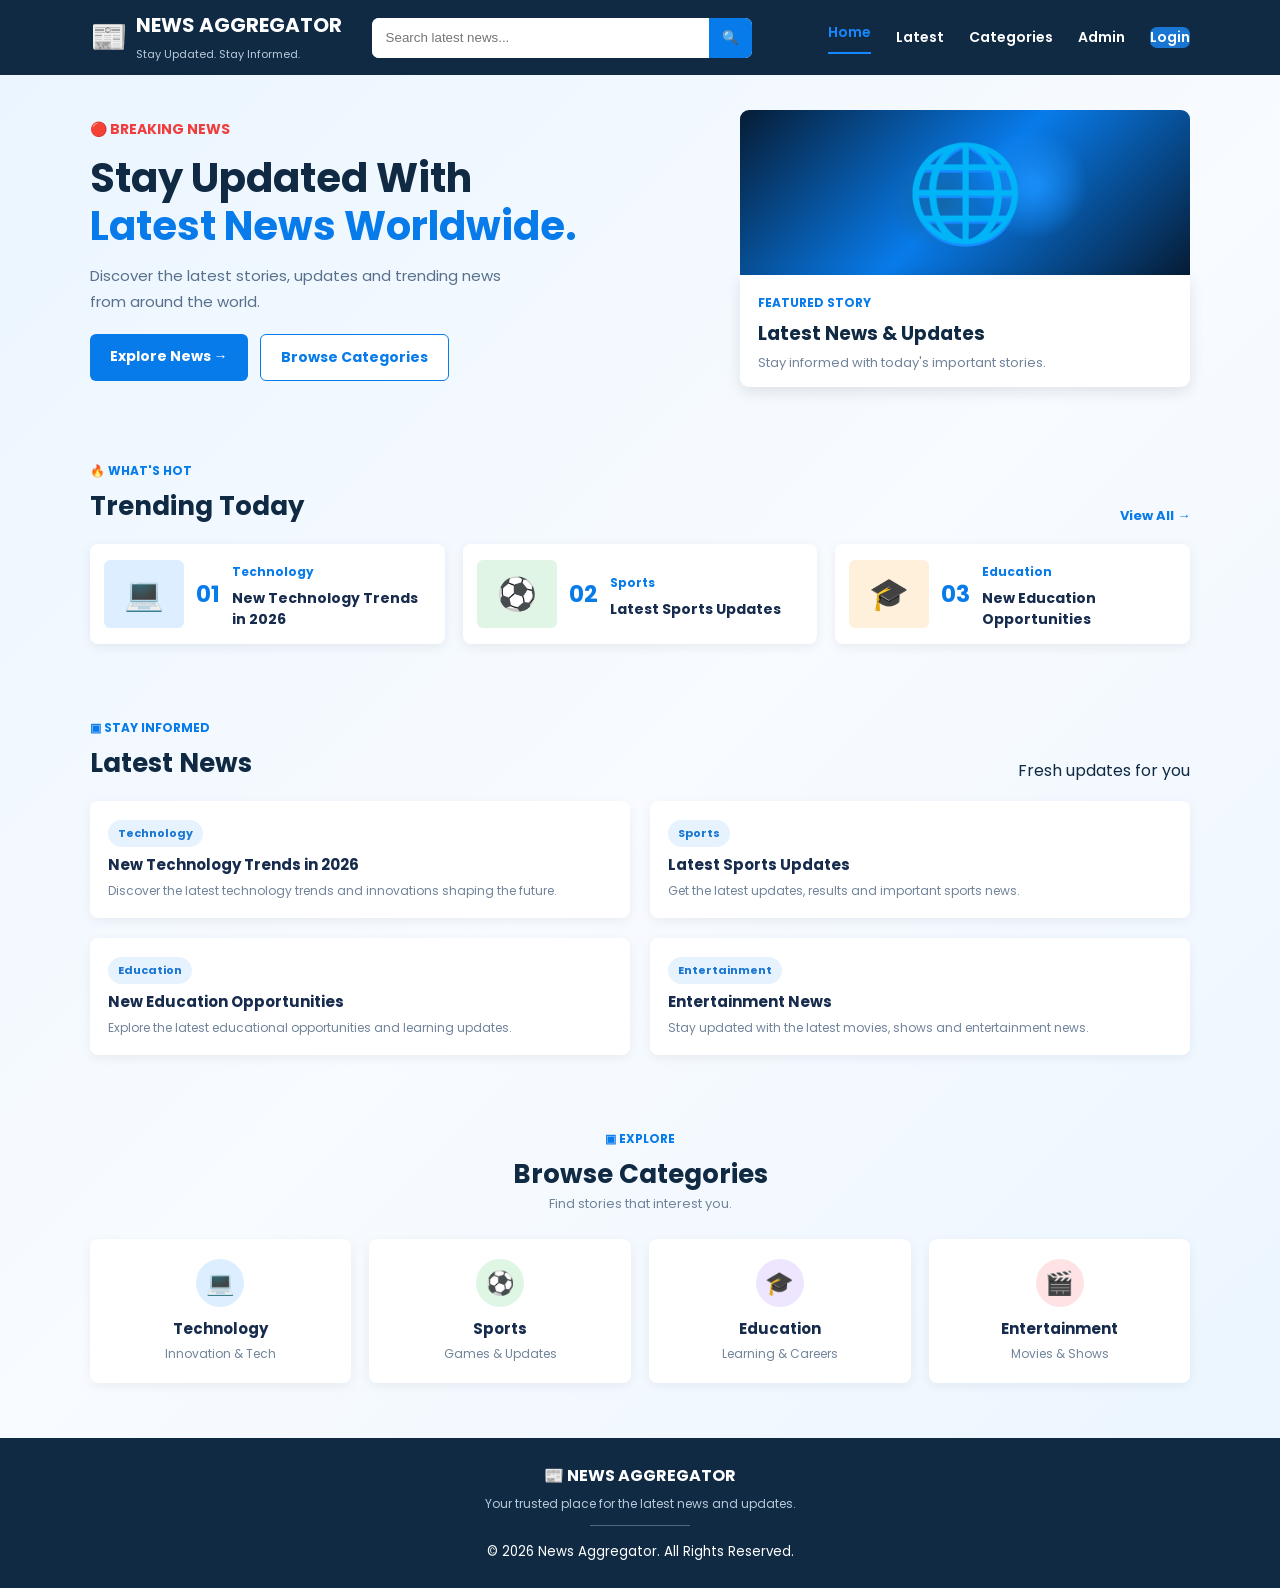
<file: index.html>
<!DOCTYPE html>
<html lang="en">
<head>
    <meta charset="UTF-8">
    <meta name="viewport" content="width=device-width, initial-scale=1.0">

    <title>News Aggregator</title>

    <link rel="stylesheet" href="style.css">

    <!-- Google Font -->
    <link rel="preconnect" href="https://fonts.googleapis.com">
    <link rel="preconnect" href="https://fonts.gstatic.com" crossorigin>
    <link href="https://fonts.googleapis.com/css2?family=Poppins:wght@400;500;600;700;800&display=swap" rel="stylesheet">
</head>

<body>

<!-- ================= HEADER ================= -->

<header class="modern-header">

    <div class="modern-logo">

        <span>📰</span>

        <div>
            <h2>NEWS AGGREGATOR</h2>
            <small>Stay Updated. Stay Informed.</small>
        </div>

    </div>


    <div class="search-box">

        <input
            type="text"
            id="searchInput"
            placeholder="Search latest news..."
            onkeyup="searchNews()"
        >

        <button>🔍</button>

    </div>


    <!-- NAVIGATION -->

    <nav>

        <a href="index.html" class="active">
            Home
        </a>

        <a href="#latest">
            Latest
        </a>

        <a href="#categories">
            Categories
        </a>

        <!-- ADMIN FIRST -->

        <a href="admin.html" class="admin-btn">
            Admin
        </a>

        <!-- LOGIN SECOND -->

        <a href="login.html" class="modern-login">
            Login
        </a>

    </nav>

</header>


<!-- ================= HERO ================= -->

<section class="modern-hero">

    <div class="hero-left">

        <span class="breaking">
            🔴 BREAKING NEWS
        </span>


        <h1>
            Stay Updated With
            <span>Latest News Worldwide.</span>
        </h1>


        <p>
            Discover the latest stories, updates and trending
            news from around the world.
        </p>


        <div class="hero-buttons">

            <a href="#latest" class="primary-btn">
                Explore News →
            </a>

            <a href="#categories" class="secondary-btn">
                Browse Categories
            </a>

        </div>

    </div>


    <div class="hero-right">

        <div class="featured-image">

            <div class="globe">
                🌐
            </div>

        </div>


        <div class="featured-info">

            <span>
                FEATURED STORY
            </span>

            <h3>
                Latest News & Updates
            </h3>

            <p>
                Stay informed with today's important stories.
            </p>

        </div>

    </div>

</section>


<!-- ================= TRENDING ================= -->

<section class="trending">

    <div class="section-top">

        <div>

            <span>
                🔥 WHAT'S HOT
            </span>

            <h2>
                Trending Today
            </h2>

        </div>


        <a href="#latest">
            View All →
        </a>

    </div>


    <div class="trend-grid">


        <!-- TREND 1 -->

        <div class="trend-card">

            <div class="trend-image tech-image">
                💻
            </div>

            <span>
                01
            </span>

            <div>

                <b>
                    Technology
                </b>

                <h3>
                    New Technology Trends in 2026
                </h3>

            </div>

        </div>


        <!-- TREND 2 -->

        <div class="trend-card">

            <div class="trend-image sports-image">
                ⚽
            </div>

            <span>
                02
            </span>

            <div>

                <b>
                    Sports
                </b>

                <h3>
                    Latest Sports Updates
                </h3>

            </div>

        </div>


        <!-- TREND 3 -->

        <div class="trend-card">

            <div class="trend-image education-image">
                🎓
            </div>

            <span>
                03
            </span>

            <div>

                <b>
                    Education
                </b>

                <h3>
                    New Education Opportunities
                </h3>

            </div>

        </div>

    </div>

</section>


<!-- ================= LATEST NEWS ================= -->

<section
    class="modern-latest"
    id="latest"
>

    <div class="section-top">

        <div>

            <span>
                ▣ STAY INFORMED
            </span>

            <h2>
                Latest News
            </h2>

        </div>


        <p>
            Fresh updates for you
        </p>

    </div>


    <!-- NEWS WILL BE DISPLAYED BY JAVASCRIPT -->

    <div
        id="newsContainer"
        class="modern-news-grid"
    >
    </div>

</section>


<!-- ================= CATEGORIES ================= -->

<section
    class="modern-categories"
    id="categories"
>

    <div class="section-center">

        <span>
            ▣ EXPLORE
        </span>

        <h2>
            Browse Categories
        </h2>

        <p>
            Find stories that interest you.
        </p>

    </div>


    <div class="modern-category-grid">


        <!-- TECHNOLOGY -->

        <a
            href="#latest"
            class="modern-category"
        >

            <div class="category-icon tech-icon">
                💻
            </div>

            <h3>
                Technology
            </h3>

            <p>
                Innovation & Tech
            </p>

        </a>


        <!-- SPORTS -->

        <a
            href="#latest"
            class="modern-category"
        >

            <div class="category-icon sports-icon">
                ⚽
            </div>

            <h3>
                Sports
            </h3>

            <p>
                Games & Updates
            </p>

        </a>


        <!-- EDUCATION -->

        <a
            href="#latest"
            class="modern-category"
        >

            <div class="category-icon education-icon">
                🎓
            </div>

            <h3>
                Education
            </h3>

            <p>
                Learning & Careers
            </p>

        </a>


        <!-- ENTERTAINMENT -->

        <a
            href="#latest"
            class="modern-category"
        >

            <div class="category-icon entertainment-icon">
                🎬
            </div>

            <h3>
                Entertainment
            </h3>

            <p>
                Movies & Shows
            </p>

        </a>

    </div>

</section>


<!-- ================= FOOTER ================= -->

<footer class="modern-footer">

    <div class="footer-logo">
        📰 NEWS AGGREGATOR
    </div>


    <p>
        Your trusted place for the latest news and updates.
    </p>


    <div class="footer-line"></div>


    <small>
        © 2026 News Aggregator. All Rights Reserved.
    </small>

</footer>


<!-- ================= JAVASCRIPT ================= -->

<script src="script.js"></script>

</body>
</html>
</file>
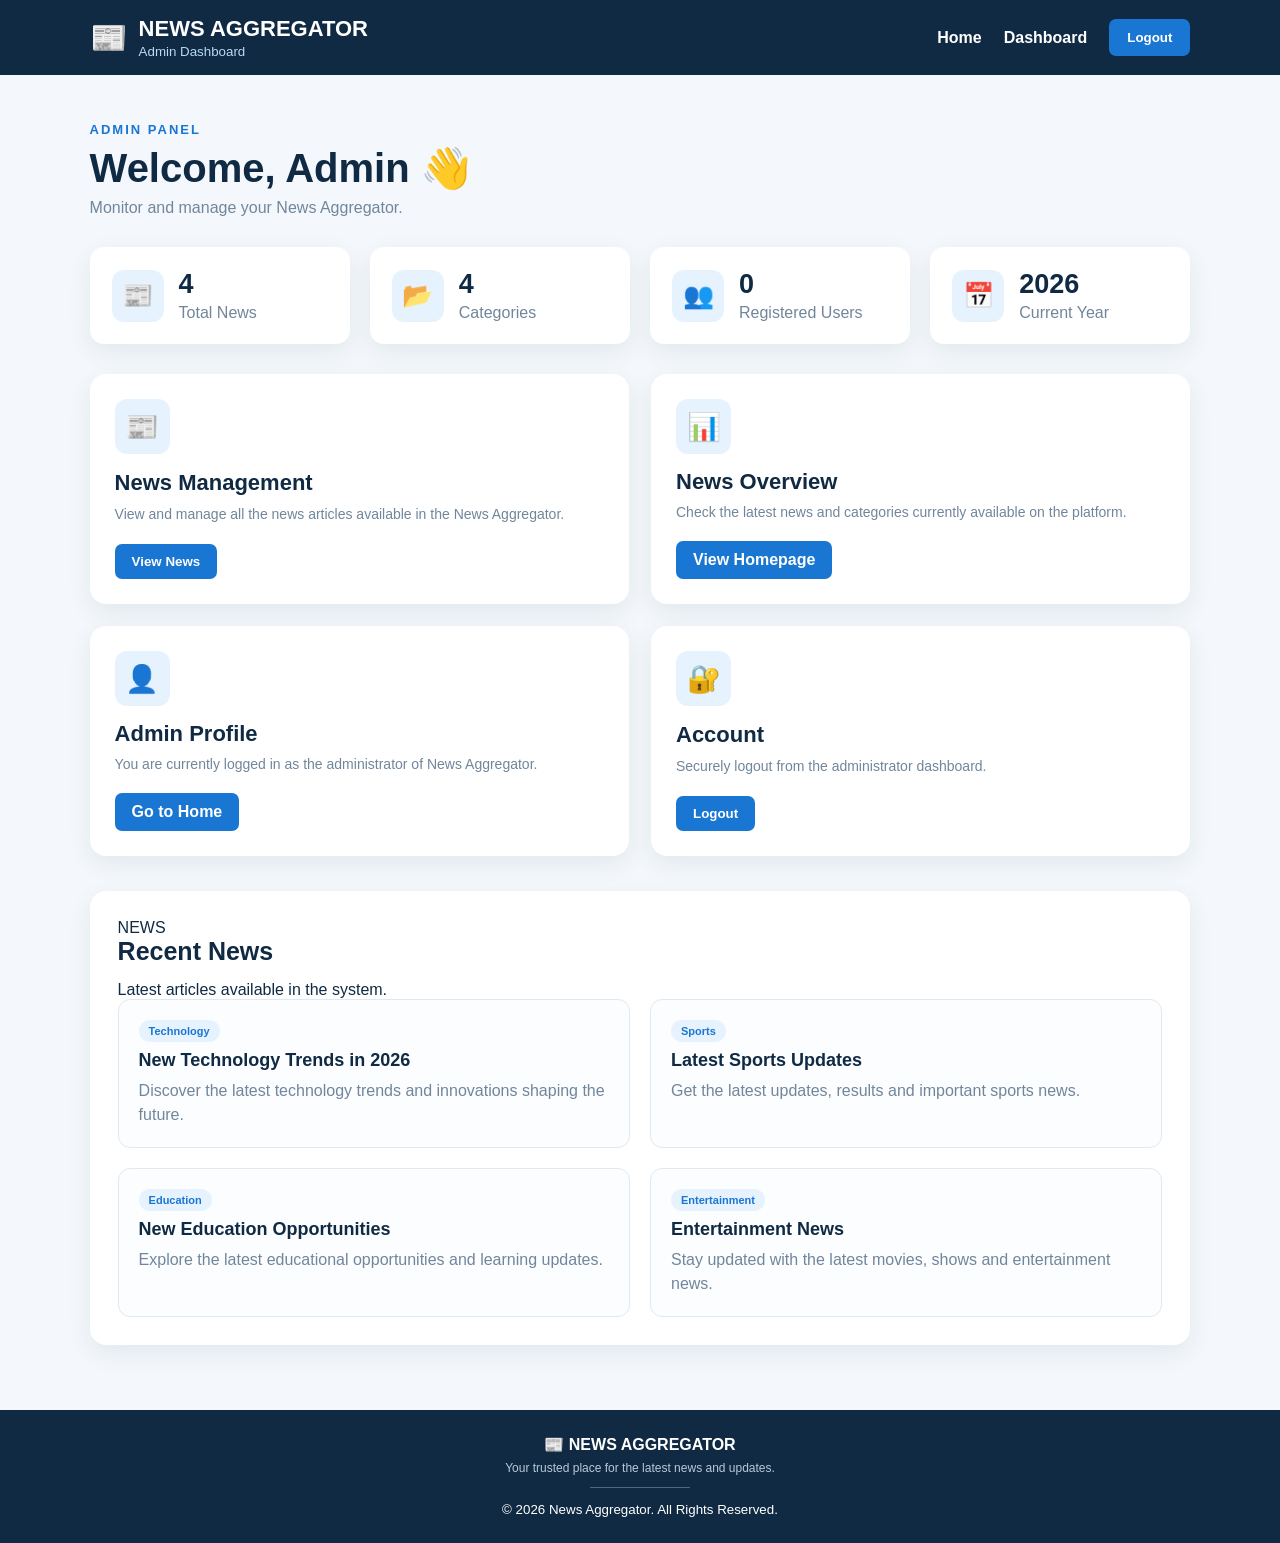
<file: admin.html>
<!DOCTYPE html>
<html lang="en">

<head>
    <meta charset="UTF-8">
    <meta name="viewport" content="width=device-width, initial-scale=1.0">

    <title>Admin Dashboard - News Aggregator</title>

    <link rel="stylesheet" href="style.css">
</head>

<body class="admin-page">

    <!-- HEADER -->
    <header class="admin-header">

        <div class="admin-logo">

            <span>📰</span>

            <div>
                <h2>NEWS AGGREGATOR</h2>
                <small>Admin Dashboard</small>
            </div>

        </div>


        <nav>

            <a href="index.html">
                Home
            </a>

            <a href="admin.html" class="active">
                Dashboard
            </a>

            <button
                type="button"
                onclick="logout()"
                class="admin-logout">
                Logout
            </button>

        </nav>

    </header>


    <!-- MAIN -->
    <main class="admin-main">


        <!-- TITLE -->
        <div class="admin-title">

            <span>ADMIN PANEL</span>

            <h1>
                Welcome, Admin 👋
            </h1>

            <p>
                Monitor and manage your News Aggregator.
            </p>

        </div>


        <!-- STATISTICS -->
        <section class="admin-stats">


            <!-- TOTAL NEWS -->
            <div class="admin-stat-card">

                <div class="stat-icon">
                    📰
                </div>

                <div>
                    <h3 id="totalNews">
                        0
                    </h3>

                    <p>
                        Total News
                    </p>
                </div>

            </div>


            <!-- CATEGORIES -->
            <div class="admin-stat-card">

                <div class="stat-icon">
                    📂
                </div>

                <div>
                    <h3>
                        4
                    </h3>

                    <p>
                        Categories
                    </p>
                </div>

            </div>


            <!-- REGISTERED USERS -->
            <div class="admin-stat-card">

                <div class="stat-icon">
                    👥
                </div>

                <div>
                    <h3 id="totalUsers">
                        0
                    </h3>

                    <p>
                        Registered Users
                    </p>
                </div>

            </div>


            <!-- CURRENT YEAR -->
            <div class="admin-stat-card">

                <div class="stat-icon">
                    📅
                </div>

                <div>
                    <h3>
                        2026
                    </h3>

                    <p>
                        Current Year
                    </p>
                </div>

            </div>

        </section>


        <!-- DASHBOARD CARDS -->
        <section class="admin-dashboard-grid">


            <!-- NEWS MANAGEMENT -->
            <div class="admin-panel-card">

                <div class="panel-icon">
                    📰
                </div>

                <h2>
                    News Management
                </h2>

                <p>
                    View and manage all the news articles
                    available in the News Aggregator.
                </p>

                <button
                    type="button"
                    class="panel-btn"
                    onclick="showAdminNews()">
                    View News
                </button>

            </div>


            <!-- NEWS OVERVIEW -->
            <div class="admin-panel-card">

                <div class="panel-icon">
                    📊
                </div>

                <h2>
                    News Overview
                </h2>

                <p>
                    Check the latest news and categories
                    currently available on the platform.
                </p>

                <a
                    href="index.html"
                    class="panel-btn">
                    View Homepage
                </a>

            </div>


            <!-- ADMIN PROFILE -->
            <div class="admin-panel-card">

                <div class="panel-icon">
                    👤
                </div>

                <h2>
                    Admin Profile
                </h2>

                <p>
                    You are currently logged in as the
                    administrator of News Aggregator.
                </p>

                <a
                    href="index.html"
                    class="panel-btn">
                    Go to Home
                </a>

            </div>


            <!-- ACCOUNT / LOGOUT -->
            <div class="admin-panel-card">

                <div class="panel-icon">
                    🔐
                </div>

                <h2>
                    Account
                </h2>

                <p>
                    Securely logout from the administrator
                    dashboard.
                </p>

                <button
                    type="button"
                    onclick="logout()"
                    class="panel-btn">
                    Logout
                </button>

            </div>

        </section>


        <!-- RECENT NEWS -->
        <section class="admin-news-section">

            <div class="section-heading">

                <div>

                    <span>
                        NEWS
                    </span>

                    <h2>
                        Recent News
                    </h2>

                </div>

                <p>
                    Latest articles available in the system.
                </p>

            </div>


            <div
                id="adminNewsList"
                class="admin-news-grid">

                <!-- News cards will appear here -->

            </div>

        </section>

    </main>


    <!-- FOOTER -->
    <footer class="modern-footer">

        <div class="footer-logo">
            📰 NEWS AGGREGATOR
        </div>

        <p>
            Your trusted place for the latest news and updates.
        </p>

        <div class="footer-line"></div>

        <small>
            © 2026 News Aggregator. All Rights Reserved.
        </small>
    

    </footer>


    <!-- JAVASCRIPT -->
    <script src="script.js"></script>

</body>

</html>
</file>
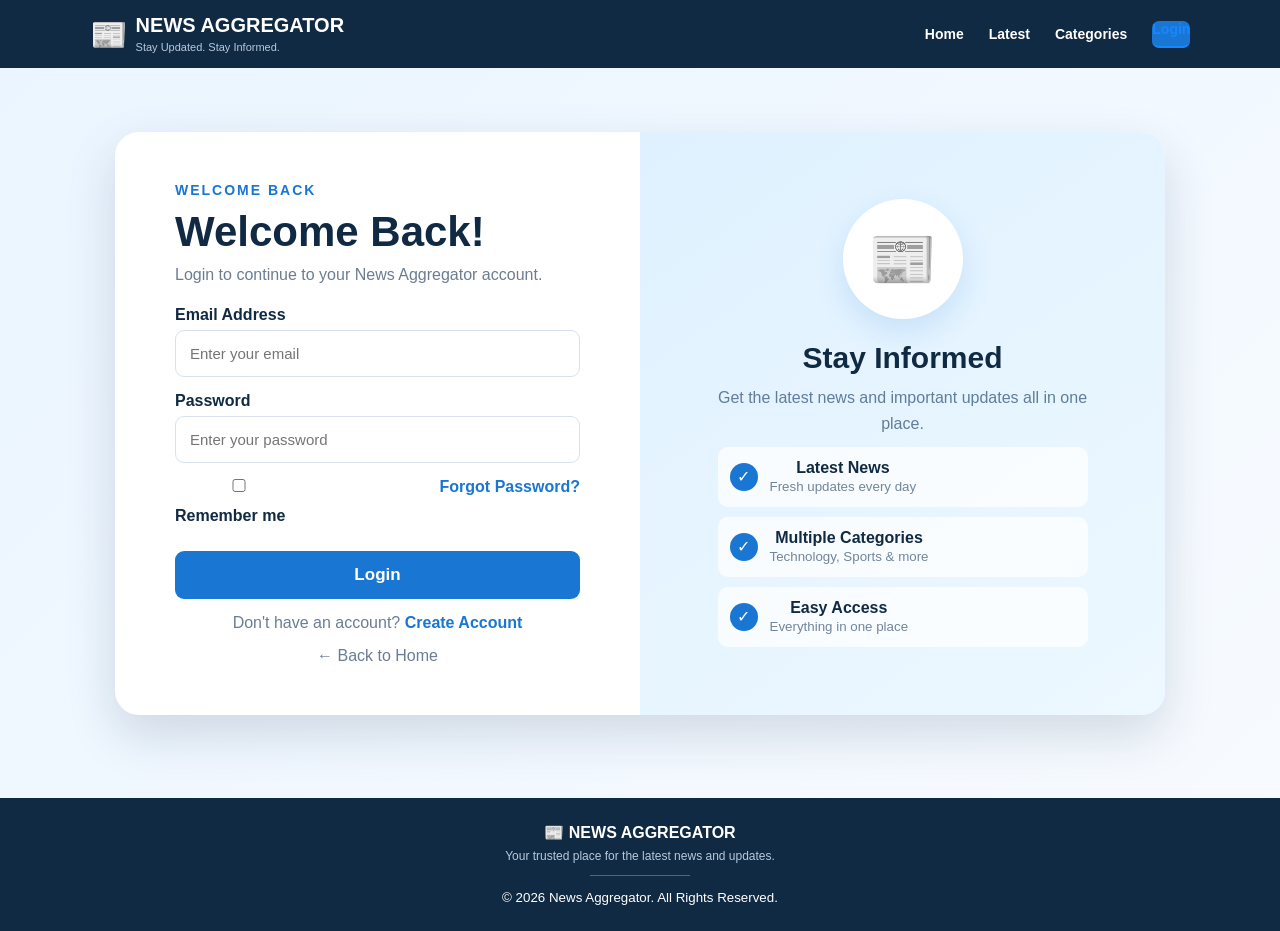
<file: login.html>
<!DOCTYPE html>
<html lang="en">
<head>
    <meta charset="UTF-8">
    <meta name="viewport" content="width=device-width, initial-scale=1.0">
    <title>Login - News Aggregator</title>
    <link rel="stylesheet" href="style.css">
</head>

<body class="login-page">

    <!-- Header -->
    <header class="modern-header">

        <div class="modern-logo">
            <span>📰</span>
            <div>
                <h2>NEWS AGGREGATOR</h2>
                <small>Stay Updated. Stay Informed.</small>
            </div>
        </div>

        <nav>
            <a href="index.html">Home</a>
            <a href="index.html#latest">Latest</a>
            <a href="index.html#categories">Categories</a>
            <a href="login.html" class="active modern-login">Login</a>
        </nav>

    </header>


    <!-- Login Section -->
    <main class="login-main">

        <div class="login-card">

            <!-- Left Side -->
            <div class="login-form-area">

                <span class="login-small-title">WELCOME BACK</span>

                <h1>Welcome Back!</h1>

                <p class="login-description">
                    Login to continue to your News Aggregator account.
                </p>

                <form id="loginForm" onsubmit="loginUser(event)">

                    <label>Email Address</label>

                    <input
                        type="email"
                        id="loginEmail"
                        placeholder="Enter your email"
                        required
                    >

                    <label>Password</label>

                    <input
                        type="password"
                        id="loginPassword"
                        placeholder="Enter your password"
                        required
                    >

                    <div class="login-options">
                        <label class="remember">
                            <input type="checkbox">
                            Remember me
                        </label>

                        <a href="#">Forgot Password?</a>
                    </div>

                    <button type="submit" class="login-btn">
                        Login
                    </button>

                </form>

                <p class="create-account">
                    Don't have an account?
                    <a href="signup.html">Create Account</a>
                </p>

                <a href="index.html" class="back-home">
                    ← Back to Home
                </a>

            </div>


            <!-- Right Side -->
            <div class="login-image-area">

                <div class="news-illustration">

                    <div class="news-circle">
                        📰
                    </div>

                    <h2>Stay Informed</h2>

                    <p>
                        Get the latest news and important updates
                        all in one place.
                    </p>

                    <div class="login-features">

                        <div class="feature">
                            <span>✓</span>
                            <div>
                                <b>Latest News</b>
                                <small>Fresh updates every day</small>
                            </div>
                        </div>

                        <div class="feature">
                            <span>✓</span>
                            <div>
                                <b>Multiple Categories</b>
                                <small>Technology, Sports & more</small>
                            </div>
                        </div>

                        <div class="feature">
                            <span>✓</span>
                            <div>
                                <b>Easy Access</b>
                                <small>Everything in one place</small>
                            </div>
                        </div>

                    </div>

                </div>

            </div>

        </div>

    </main>


    <!-- Footer -->
    <footer class="modern-footer">

        <div class="footer-logo">
            📰 NEWS AGGREGATOR
        </div>

        <p>
            Your trusted place for the latest news and updates.
        </p>

        <div class="footer-line"></div>

        <small>
            © 2026 News Aggregator. All Rights Reserved.
        </small>

    </footer>


    <script src="script.js"></script>

</body>
</html>
</file>
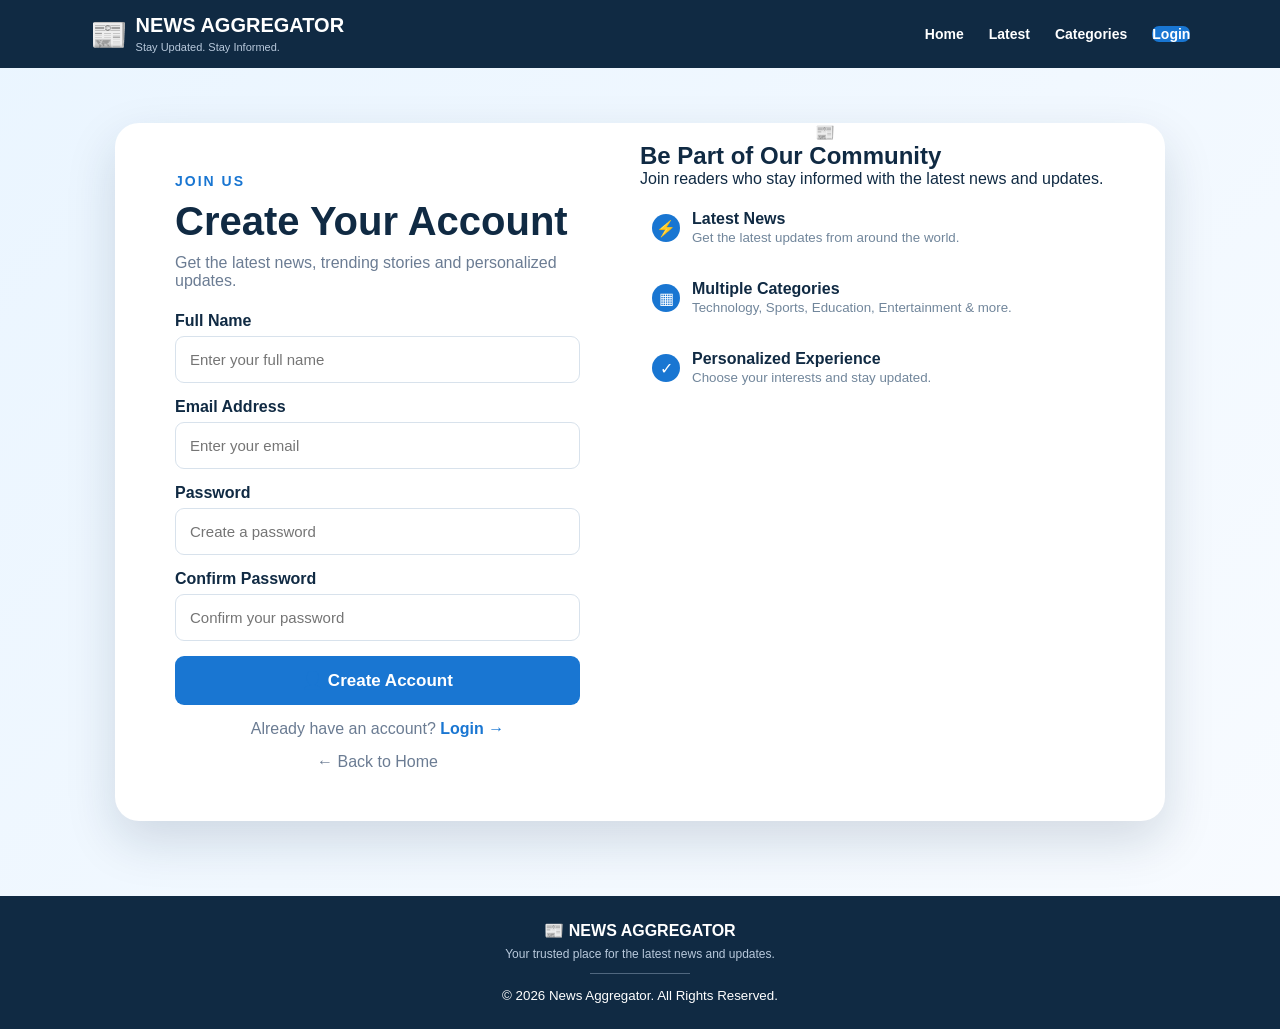
<file: signup.html>
<!DOCTYPE html>
<html lang="en">
<head>
    <meta charset="UTF-8">
    <meta name="viewport" content="width=device-width, initial-scale=1.0">
    <title>Create Account - News Aggregator</title>
    <link rel="stylesheet" href="style.css">
</head>

<body class="signup-page">

    <!-- Header -->
    <header class="modern-header">

        <div class="modern-logo">
            <span>📰</span>
            <div>
                <h2>NEWS AGGREGATOR</h2>
                <small>Stay Updated. Stay Informed.</small>
            </div>
        </div>

        <nav>
            <a href="index.html">Home</a>
            <a href="index.html#latest">Latest</a>
            <a href="index.html#categories">Categories</a>
            <a href="login.html" class="modern-login">Login</a>
        </nav>

    </header>


    <!-- Signup Main -->
    <main class="signup-main">

        <div class="signup-card">

            <!-- Left Form -->
            <div class="signup-form-area">

                <span class="signup-small-title">JOIN US</span>

                <h1>Create Your Account</h1>

                <p class="signup-description">
                    Get the latest news, trending stories and
                    personalized updates.
                </p>

                <form id="signupForm" onsubmit="signupUser(event)">

                    <label>Full Name</label>

                    <input
                        type="text"
                        id="name"
                        placeholder="Enter your full name"
                        required
                    >

                    <label>Email Address</label>

                    <input
                        type="email"
                        id="email"
                        placeholder="Enter your email"
                        required
                    >

                    <label>Password</label>

                    <input
                        type="password"
                        id="password"
                        placeholder="Create a password"
                        required
                    >

                    <label>Confirm Password</label>

                    <input
                        type="password"
                        id="confirmPassword"
                        placeholder="Confirm your password"
                        required
                    >

                    <button type="submit" class="signup-btn">
                        👤 Create Account
                    </button>

                </form>

                <p id="signupMessage"></p>

                <p class="already-account">
                    Already have an account?
                    <a href="login.html">Login →</a>
                </p>

                <a href="index.html" class="signup-back-home">
                    ← Back to Home
                </a>

            </div>


            <!-- Right Information -->
            <div class="signup-info-area">

                <div class="signup-illustration">
                    📰
                </div>

                <h2>Be Part of Our Community</h2>

                <p>
                    Join readers who stay informed with the latest
                    news and updates.
                </p>


                <div class="signup-features">

                    <div class="signup-feature">
                        <span>⚡</span>
                        <div>
                            <b>Latest News</b>
                            <small>
                                Get the latest updates from around the world.
                            </small>
                        </div>
                    </div>

                    <div class="signup-feature">
                        <span>▦</span>
                        <div>
                            <b>Multiple Categories</b>
                            <small>
                                Technology, Sports, Education, Entertainment & more.
                            </small>
                        </div>
                    </div>

                    <div class="signup-feature">
                        <span>✓</span>
                        <div>
                            <b>Personalized Experience</b>
                            <small>
                                Choose your interests and stay updated.
                            </small>
                        </div>
                    </div>

                </div>

            </div>

        </div>

    </main>


    <!-- Footer -->
    <footer class="modern-footer">

        <div class="footer-logo">
            📰 NEWS AGGREGATOR
        </div>

        <p>
            Your trusted place for the latest news and updates.
        </p>

        <div class="footer-line"></div>

        <small>
            © 2026 News Aggregator. All Rights Reserved.
        </small>

    </footer>


    <script src="script.js"></script>

</body>
</html>
</file>
<file: style.css>
/* ================================
   GLOBAL
================================ */

* {
    margin: 0;
    padding: 0;
    box-sizing: border-box;
}

html {
    scroll-behavior: smooth;
}

body {
    font-family: "Poppins", Arial, sans-serif;
    color: #102a43;
    background: linear-gradient(135deg, #eaf5ff, #f8fbff, #eaf5ff);
}

a {
    text-decoration: none;
}


/* ================================
   COMMON
================================ */

.modern-header,
.admin-header,
.user-header {
    width: 100%;
    background: #102a43;
    color: white;
}

.modern-header {
    min-height: 68px;
    padding: 10px 7%;
    display: flex;
    align-items: center;
    gap: 30px;
}

.modern-logo {
    display: flex;
    align-items: center;
    gap: 9px;
    min-width: 245px;
}

.modern-logo span {
    font-size: 30px;
}

.modern-logo h2 {
    font-size: 20px;
}

.modern-logo small {
    font-size: 11px;
    color: #b8c9dc;
}

.modern-header nav {
    display: flex;
    align-items: center;
    gap: 25px;
    margin-left: auto;
}

.modern-header nav a {
    color: white;
    font-size: 14px;
    font-weight: 600;
}

.modern-header nav a.active {
    color: #1688ff;
    border-bottom: 2px solid #1688ff;
    padding-bottom: 9px;
}

.modern-login,
.user-nav .logout-link,
.admin-logout {
    background: #1976d2;
    color: white;
    border-radius: 7px;
    font-weight: bold;
}


/* ================================
   HOMEPAGE
================================ */

.modern-hero {
    min-height: 300px;
    padding: 35px 7%;
    display: flex;
    align-items: center;
    justify-content: space-between;
    gap: 45px;
}

.hero-left {
    max-width: 520px;
}

.breaking {
    color: #ef3e3e;
    font-size: 14px;
    font-weight: bold;
}

.hero-left h1 {
    margin: 13px 0;
    color: #102a43;
    font-size: 40px;
    line-height: 1.2;
}

.hero-left h1 span {
    display: block;
    color: #087bea;
}

.hero-left p {
    max-width: 450px;
    color: #58708c;
    font-size: 15px;
    line-height: 1.7;
}

.hero-buttons {
    display: flex;
    gap: 12px;
    margin-top: 20px;
}

.primary-btn,
.secondary-btn {
    padding: 12px 20px;
    border-radius: 6px;
    font-size: 14px;
    font-weight: bold;
}

.primary-btn {
    background: #087bea;
    color: white;
}

.secondary-btn {
    background: white;
    color: #087bea;
    border: 1px solid #087bea;
}

.hero-right {
    width: 450px;
    max-width: 100%;
}

.featured-image {
    height: 165px;
    border-radius: 9px 9px 0 0;
    background:
        radial-gradient(circle at 65% 45%, #188cf5 0 2%, transparent 18%),
        radial-gradient(circle at 45% 55%, #1268ad 0 2%, transparent 20%),
        linear-gradient(135deg, #061c35, #087bea, #061c35);
    display: flex;
    justify-content: center;
    align-items: center;
}

.globe {
    font-size: 95px;
}

.featured-info {
    padding: 14px 18px;
    background: white;
    border-radius: 0 0 9px 9px;
    box-shadow: 0 5px 15px rgba(0,0,0,.1);
}

.featured-info span,
.section-top span,
.section-center span {
    color: #087bea;
    font-size: 12px;
    font-weight: bold;
}

.featured-info h3 {
    margin: 5px 0;
}

.featured-info p,
.section-center p {
    color: #71849a;
    font-size: 13px;
}


/* ================================
   SEARCH
================================ */

.search-box {
    height: 40px;
    flex: 1;
    max-width: 380px;
    display: flex;
    background: white;
    border-radius: 7px;
    overflow: hidden;
}

.search-box input {
    width: 100%;
    border: 0;
    outline: 0;
    padding: 0 14px;
}

.search-box button {
    width: 48px;
    border: 0;
    background: #087bea;
    color: white;
}


/* ================================
   TRENDING
================================ */

.trending,
.modern-categories,
.modern-latest {
    width: 100%;
    padding: 35px 7%;
}

.section-top {
    display: flex;
    justify-content: space-between;
    align-items: end;
    margin-bottom: 18px;
}

.section-top h2,
.section-center h2 {
    color: #102a43;
    font-size: 26px;
    margin-top: 5px;
}

.section-top a {
    color: #087bea;
    font-size: 13px;
    font-weight: bold;
}

.trend-grid {
    display: grid;
    grid-template-columns: repeat(3, 1fr);
    gap: 18px;
}

.trend-card {
    min-height: 100px;
    padding: 14px;
    display: flex;
    align-items: center;
    gap: 12px;
    background: white;
    border-radius: 8px;
    box-shadow: 0 3px 12px rgba(0,0,0,.07);
}

.trend-image {
    width: 80px;
    height: 68px;
    flex-shrink: 0;
    display: flex;
    align-items: center;
    justify-content: center;
    border-radius: 6px;
    font-size: 32px;
}

.tech-image { background: #dceeff; }
.sports-image { background: #e0f5e6; }
.education-image { background: #fff0dc; }

.trend-card > span {
    color: #087bea;
    font-size: 23px;
    font-weight: bold;
}

.trend-card b {
    color: #087bea;
    font-size: 12px;
}

.trend-card h3 {
    margin-top: 5px;
    color: #172b4d;
    font-size: 14px;
}


/* ================================
   CATEGORIES
================================ */

.section-center {
    text-align: center;
    margin-bottom: 25px;
}

.modern-category-grid {
    display: grid;
    grid-template-columns: repeat(4, 1fr);
    gap: 18px;
}

.modern-category {
    padding: 20px 12px;
    background: white;
    border-radius: 8px;
    text-align: center;
    box-shadow: 0 3px 12px rgba(0,0,0,.06);
}

.modern-category:hover {
    transform: translateY(-4px);
}

.category-icon {
    width: 48px;
    height: 48px;
    margin: 0 auto 10px;
    display: flex;
    align-items: center;
    justify-content: center;
    border-radius: 50%;
    font-size: 23px;
}

.tech-icon { background: #dceeff; }
.sports-icon { background: #dff6e5; }
.education-icon { background: #eee5ff; }
.entertainment-icon { background: #ffe2e4; }

.modern-category h3 {
    color: #172b4d;
    font-size: 15px;
}

.modern-category p {
    margin-top: 5px;
    color: #71849a;
    font-size: 12px;
}


/* ================================
   NEWS
================================ */

.modern-news-grid,
.admin-news-grid,
.user-news-grid {
    display: grid;
    grid-template-columns: repeat(2, minmax(0, 1fr));
    gap: 20px;
}

.modern-news-grid .news-card {
    min-height: 110px;
    padding: 18px;
    background: white;
    border-radius: 8px;
    box-shadow: 0 3px 12px rgba(0,0,0,.06);
}

.news-card h3 {
    color: #172b4d;
}

.modern-news-grid .news-card h3 {
    margin: 6px 0;
    font-size: 15px;
}

.news-card p {
    color: #71849a;
    line-height: 1.5;
    font-size: 12px;
}

.news-category {
    display: inline-block;
    width: fit-content;
    padding: 5px 10px;
    background: #e6f3ff;
    color: #1976d2;
    border-radius: 20px;
    font-size: 11px;
    font-weight: bold;
}


/* ================================
   FOOTER
================================ */

.modern-footer,
.user-footer {
    width: 100%;
    margin-top: 20px;
    padding: 25px 20px;
    background: #102a43;
    color: white;
    text-align: center;
}

.footer-logo {
    font-weight: bold;
}

.modern-footer p,
.user-footer p {
    margin: 7px;
    color: #b8c9dc;
    font-size: 12px;
}

.footer-line,
.user-footer-line {
    width: 100px;
    height: 1px;
    margin: 12px auto;
    background: #50677f;
}


/* ================================
   LOGIN + SIGNUP
================================ */

.login-page,
.signup-page {
    min-height: 100vh;
    background: linear-gradient(135deg,#eaf5ff,#f8fbff);
}

.login-main,
.signup-main {
    min-height: calc(100vh - 190px);
    padding: 55px 7%;
    display: flex;
    align-items: center;
    justify-content: center;
}

.login-card,
.signup-card {
    width: 100%;
    max-width: 1050px;
    background: white;
    border-radius: 24px;
    overflow: hidden;
    display: grid;
    grid-template-columns: 1fr 1fr;
    box-shadow: 0 20px 50px rgba(16,42,67,.15);
}

.login-card { min-height: 570px; }
.signup-card { min-height: 600px; }

.login-form-area,
.signup-form-area {
    padding: 50px 60px;
    display: flex;
    flex-direction: column;
    justify-content: center;
}

.login-small-title,
.signup-small-title {
    color: #1976d2;
    font-size: 14px;
    font-weight: bold;
    letter-spacing: 2px;
}

.login-form-area h1,
.signup-form-area h1 {
    margin: 10px 0;
    color: #102a43;
}

.login-form-area h1 { font-size: 42px; }
.signup-form-area h1 { font-size: 40px; }

.login-description,
.signup-description {
    margin-bottom: 22px;
    color: #6b7c93;
}

.login-form-area form,
.signup-form-area form {
    display: flex;
    flex-direction: column;
}

.login-form-area label,
.signup-form-area label {
    margin-bottom: 6px;
    font-weight: 600;
}

.login-form-area input,
.signup-form-area input {
    width: 100%;
    padding: 14px;
    margin-bottom: 15px;
    border: 1px solid #d8e2ec;
    border-radius: 9px;
    outline: none;
    font-size: 15px;
}

.login-form-area input:focus,
.signup-form-area input:focus {
    border-color: #1976d2;
}

.login-options {
    display: flex;
    justify-content: space-between;
    margin-bottom: 20px;
}

.login-options a,
.create-account a,
.already-account a {
    color: #1976d2;
    font-weight: bold;
}

.login-btn,
.signup-btn {
    padding: 14px;
    border: 0;
    border-radius: 9px;
    background: #1976d2;
    color: white;
    font-size: 17px;
    font-weight: bold;
    cursor: pointer;
}

.create-account,
.already-account,
.back-home,
.signup-back-home {
    margin-top: 15px;
    text-align: center;
    color: #6b7c93;
}

.login-image-area,
.signup-image-area {
    display: flex;
    align-items: center;
    justify-content: center;
    padding: 45px;
    background: linear-gradient(145deg,#dff1ff,#edf8ff);
}

.news-illustration,
.signup-illustration {
    text-align: center;
    max-width: 370px;
}

.news-circle,
.signup-circle {
    width: 120px;
    height: 120px;
    margin: auto;
    display: flex;
    align-items: center;
    justify-content: center;
    border-radius: 50%;
    background: white;
    font-size: 55px;
    box-shadow: 0 12px 30px rgba(25,118,210,.15);
}

.news-illustration h2,
.signup-illustration h2 {
    margin: 22px 0 10px;
    color: #102a43;
    font-size: 30px;
}

.news-illustration p,
.signup-illustration p {
    color: #607d9b;
    line-height: 1.6;
}

.feature,
.signup-feature {
    display: flex;
    align-items: center;
    gap: 12px;
    margin-top: 10px;
    padding: 12px;
    background: rgba(255,255,255,.75);
    border-radius: 10px;
}

.feature > span,
.signup-feature > span {
    width: 28px;
    height: 28px;
    display: flex;
    align-items: center;
    justify-content: center;
    border-radius: 50%;
    background: #1976d2;
    color: white;
}

.feature b,
.signup-feature b {
    display: block;
}

.feature small,
.signup-feature small {
    color: #71869b;
}


/* ================================
   USER DASHBOARD
================================ */

.user-page {
    min-height: 100vh;
    background: #f4f8fc;
    overflow-x: hidden;
}

.user-header {
    min-height: 75px;
    padding: 0 7%;
    display: flex;
    align-items: center;
    justify-content: space-between;
}

.user-logo {
    color: white;
    font-size: 22px;
    font-weight: bold;
}

.user-nav {
    display: flex;
    align-items: center;
    gap: 25px;
}

.user-nav a {
    color: white;
    font-size: 14px;
    font-weight: 600;
}

.user-nav a.active,
.user-nav a:hover {
    color: #4da3ff;
}

.user-nav .logout-link {
    padding: 10px 18px;
    color: white;
}

.user-hero {
    min-height: 300px;
    padding: 50px 20px;
    display: flex;
    align-items: center;
    justify-content: center;
    text-align: center;
    background: linear-gradient(135deg,#dff1ff,#f8fbff);
}

.user-hero-content {
    width: 100%;
    max-width: 850px;
}

.hero-label {
    color: #1976d2;
    font-size: 13px;
    font-weight: bold;
    letter-spacing: 2px;
}

.user-hero h1 {
    margin: 12px 0;
    color: #102a43;
    font-size: 40px;
}

.user-hero p {
    max-width: 650px;
    margin: auto;
    color: #607d9b;
    line-height: 1.7;
}

.user-section {
    width: 100%;
    max-width: 1200px;
    margin: auto;
    padding: 55px 30px;
}

.user-section-heading {
    margin-bottom: 30px;
    text-align: center;
}

.user-section-heading span {
    color: #1976d2;
    font-size: 13px;
    font-weight: bold;
}

.user-section-heading h2 {
    margin: 8px 0;
    font-size: 30px;
}

.user-section-heading p {
    color: #71869b;
}

.user-category-grid {
    display: grid;
    grid-template-columns: repeat(4,minmax(0,1fr));
    gap: 22px;
}

.user-category-card {
    min-height: 180px;
    padding: 25px 15px;
    background: white;
    border-radius: 14px;
    text-align: center;
    box-shadow: 0 8px 25px rgba(16,42,67,.08);
}

.user-category-icon {
    width: 60px;
    height: 60px;
    margin: auto auto 15px;
    display: flex;
    align-items: center;
    justify-content: center;
    background: #e6f3ff;
    border-radius: 50%;
    font-size: 28px;
}

.user-category-card h3 {
    margin-bottom: 8px;
}

.user-category-card p {
    color: #71869b;
    font-size: 13px;
}

.user-latest-section {
    padding-top: 10px;
}

.user-news-grid {
    gap: 22px;
}

.user-news-grid .news-card {
    min-height: 180px;
    padding: 25px;
    background: white;
    border: 1px solid #e1e9f0;
    border-radius: 14px;
    box-shadow: 0 8px 25px rgba(16,42,67,.08);
}

.user-news-grid .news-card h3 {
    margin: 8px 0 10px;
    font-size: 19px;
    line-height: 1.4;
}

.user-news-grid .news-card p {
    font-size: 14px;
}

.user-footer {
    margin-top: 30px;
}

.user-footer h3 {
    margin-bottom: 8px;
}


/* ================================
   ADMIN DASHBOARD
================================ */

.admin-page {
    min-height: 100vh;
    background: #f4f8fc;
}

.admin-header {
    min-height: 75px;
    padding: 0 7%;
    display: flex;
    align-items: center;
    justify-content: space-between;
}

.admin-logo {
    display: flex;
    align-items: center;
    gap: 12px;
}

.admin-logo > span {
    font-size: 30px;
}

.admin-logo h2 {
    font-size: 22px;
}

.admin-logo small {
    color: #b9d9f5;
}

.admin-header nav {
    display: flex;
    align-items: center;
    gap: 22px;
}

.admin-header nav a {
    color: white;
    font-weight: bold;
}

.admin-logout {
    padding: 11px 18px;
    border: 0;
    cursor: pointer;
}

.admin-main {
    padding: 45px 7%;
}

.admin-title {
    margin-bottom: 30px;
}

.admin-title span {
    color: #1976d2;
    font-size: 13px;
    font-weight: bold;
    letter-spacing: 2px;
}

.admin-title h1 {
    margin: 7px 0;
    font-size: 40px;
}

.admin-title p {
    color: #71869b;
}

.admin-stats {
    display: grid;
    grid-template-columns: repeat(4,1fr);
    gap: 20px;
    margin-bottom: 30px;
}

.admin-stat-card {
    padding: 22px;
    display: flex;
    align-items: center;
    gap: 15px;
    background: white;
    border-radius: 14px;
    box-shadow: 0 8px 25px rgba(16,42,67,.08);
}

.stat-icon,
.panel-icon {
    display: flex;
    align-items: center;
    justify-content: center;
    background: #e6f3ff;
    border-radius: 12px;
}

.stat-icon {
    width: 52px;
    height: 52px;
    font-size: 25px;
}

.admin-stat-card h3 {
    margin-bottom: 4px;
    font-size: 27px;
}

.admin-stat-card p,
.admin-panel-card p {
    color: #71869b;
}

.admin-dashboard-grid {
    display: grid;
    grid-template-columns: repeat(2,minmax(0,1fr));
    gap: 22px;
    margin-bottom: 35px;
}

.admin-panel-card {
    min-height: 180px;
    padding: 25px;
    display: flex;
    flex-direction: column;
    justify-content: space-between;
    background: white;
    border-radius: 16px;
    box-shadow: 0 8px 25px rgba(16,42,67,.08);
}

.panel-icon {
    width: 55px;
    height: 55px;
    margin-bottom: 15px;
    font-size: 27px;
}

.admin-panel-card h2 {
    margin-bottom: 7px;
    font-size: 22px;
}

.admin-panel-card p {
    line-height: 1.5;
    font-size: 14px;
}

.panel-btn {
    width: fit-content;
    margin-top: 18px;
    padding: 10px 17px;
    border: 0;
    border-radius: 7px;
    background: #1976d2;
    color: white;
    font-weight: bold;
    cursor: pointer;
}

.admin-news-section {
    padding: 28px;
    background: white;
    border-radius: 16px;
    box-shadow: 0 8px 25px rgba(16,42,67,.08);
}

.admin-news-section h2 {
    margin-bottom: 15px;
    font-size: 25px;
}

.admin-news-card {
    padding: 20px;
    background: #fbfdff;
    border: 1px solid #e1e9f0;
    border-radius: 12px;
}

.admin-news-card h3 {
    margin: 8px 0;
    font-size: 18px;
}

.admin-news-card p {
    color: #71869b;
    line-height: 1.5;
}


/* ================================
   RESPONSIVE
================================ */

@media (max-width: 1000px) {

    .modern-header {
        padding: 12px 5%;
    }

    .modern-category-grid,
    .user-category-grid {
        grid-template-columns: repeat(2,1fr);
    }

    .admin-stats {
        grid-template-columns: repeat(2,1fr);
    }
}

@media (max-width: 900px) {

    .modern-hero {
        flex-direction: column;
        padding: 40px 7%;
    }

    .trend-grid {
        grid-template-columns: 1fr;
    }

    .user-header {
        padding: 15px 5%;
        flex-direction: column;
        gap: 15px;
    }

    .user-nav {
        flex-wrap: wrap;
        justify-content: center;
    }

    .user-news-grid,
    .admin-news-grid {
        grid-template-columns: 1fr;
    }
}

@media (max-width: 800px) {

    .login-card,
    .signup-card {
        grid-template-columns: 1fr;
    }

    .login-image-area,
    .signup-image-area {
        display: none;
    }

    .login-form-area,
    .signup-form-area {
        padding: 40px 30px;
    }

    .admin-dashboard-grid {
        grid-template-columns: 1fr;
    }
}

@media (max-width: 600px) {

    .modern-header {
        flex-wrap: wrap;
    }

    .modern-logo {
        min-width: auto;
    }

    .search-box {
        order: 3;
        width: 100%;
        max-width: none;
    }

    .modern-header nav {
        width: 100%;
        justify-content: center;
        gap: 12px;
    }

    .modern-hero {
        padding: 40px 20px;
    }

    .hero-left h1,
    .user-hero h1 {
        font-size: 30px;
    }

    .hero-buttons {
        flex-direction: column;
    }

    .modern-category-grid,
    .user-category-grid,
    .modern-news-grid,
    .admin-stats {
        grid-template-columns: 1fr;
    }

    .login-main,
    .signup-main {
        padding: 30px 15px;
    }

    .admin-header {
        padding: 15px 5%;
        flex-direction: column;
        gap: 15px;
    }

    .admin-header nav a {
        display: none;
    }

    .admin-main {
        padding: 30px 5%;
    }

    .user-section {
        padding: 45px 20px;
    }

    .user-nav {
        gap: 10px;
    }

    .user-nav a {
        font-size: 12px;
    }
}
</file>
